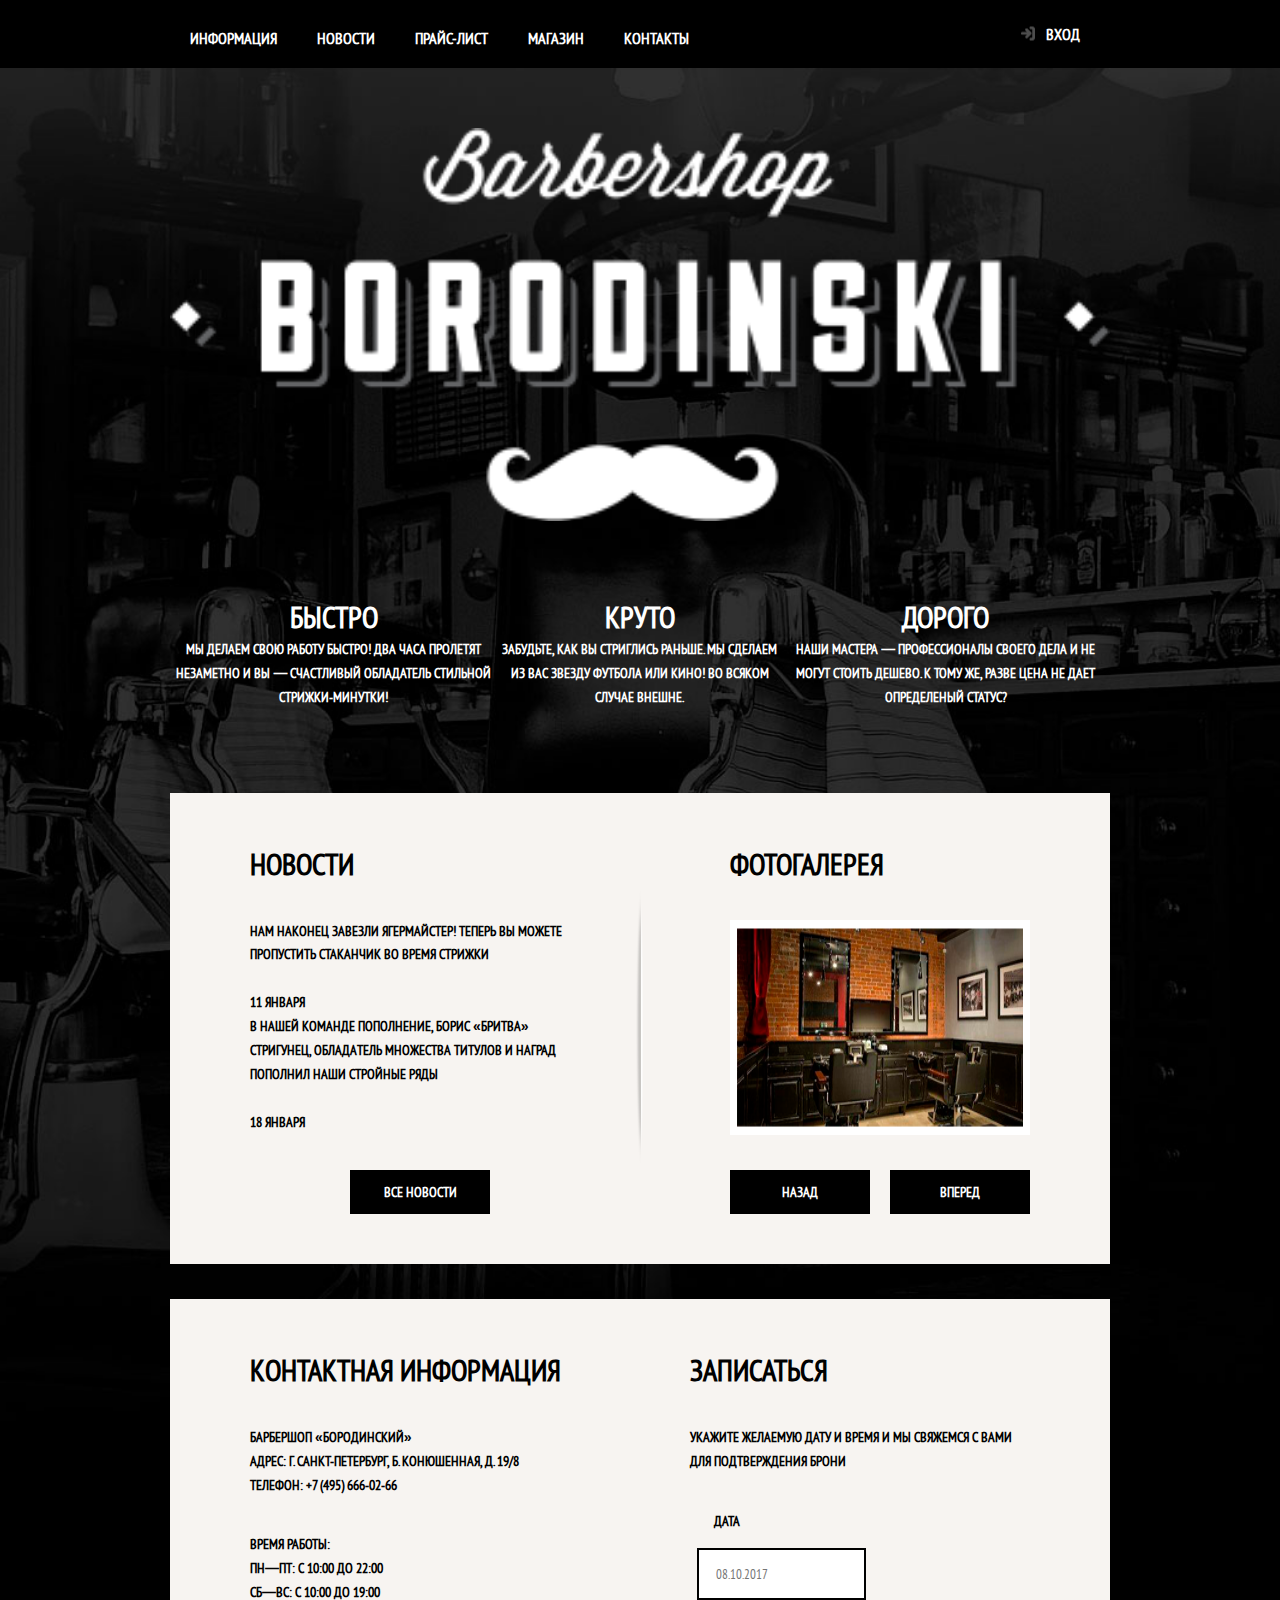
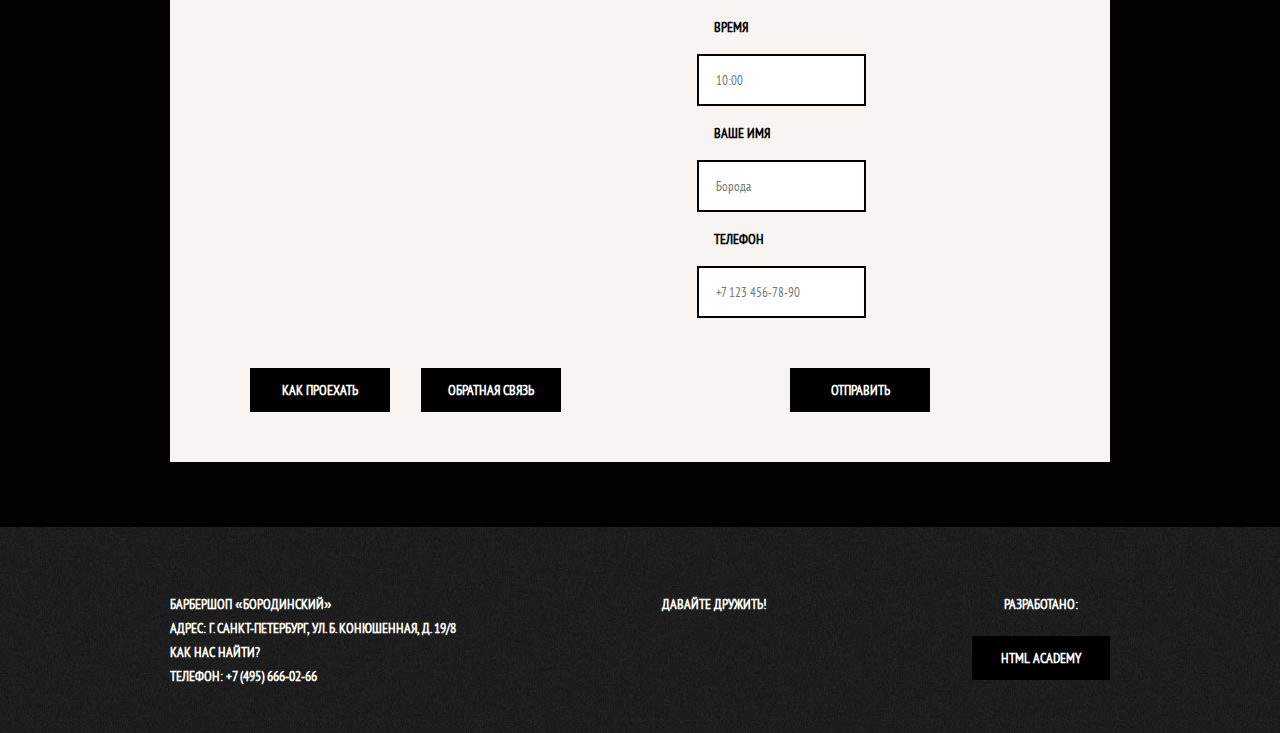
<file: index.html>
<!DOCTYPE html>
<html lang="ru">
  <head>
    <meta charset="UTF-8" />
    <meta name="viewport" content="width=device-width, initial-scale=1.0" />
    <link rel="stylesheet" href="https://i.icomoon.io/public/temp/ae95257a6f/UntitledProject/style-svg.css">
    <script defer src="https://i.icomoon.io/public/temp/ae95257a6f/UntitledProject/svgxuse.js"></script>
    <link rel="stylesheet" href="css/style.css" />
    <title>Barbershop</title>
  </head>
  <body>
    <div class="wrapper">
      <!--header-start-->
      <header class="header">
        <div class="container">
          <div class="burger-menu">

              <a href="#" class="burger-menu__button">
               <span class="burger-menu__lines"></span>
              </a>
             
              <nav class="burger-menu__nav">
               <a href="#section-1" class="burger-menu__link">ИНФОРМАЦИЯ</a>
               <a href="#section-2" class="burger-menu__link">НОВОСТИ</a>
               <a href="price.html" class="burger-menu__link">ПРАЙС-ЛИСТ</a>
               <a href="barbershop_shop.html" class="burger-menu__link">МАГАЗИН</a>
               <a href="#section-5" class="burger-menu__link">КОНТАКТЫ</a>
               <a href="#section-6" class="burger-menu__link">ВХОД</a>
              </nav>
              <div class="burger-menu__overlay"></div>
             </div>
          <div class="header__nav"> 
            <ul class="nav__menu">
              <li class="nav__item" id="section-1"><a href="#">ИНФОРМАЦИЯ</a></li>
              <li class="nav__item" id="section-2"><a href="#">НОВОСТИ</a></li>
              <li class="nav__item" id="section-3"><a href="price.html" target="_blank">ПРАЙС-ЛИСТ</a></li>
              <li class="nav__item" id="section-4"><a href="barbershop_shop.html" target="_blank">МАГАЗИН</a></li>
              <li class="nav__item" id="section-5"><a href="#">КОНТАКТЫ</a></li>
            </ul>
            <div class="nav__exit" id="section-6"><a href="#">ВХОД</a></div>
            
          </div>
        </div>
        
      </header>
      <!--header-end-->

      <!--content-start-->
      <section class="content">
        <div class="container">
          <div class="intro">
            <div class="intro__logo">
              <img src="img/index-logo.png" alt="" />
            </div>
            <div class="intro__content">
              <div class="intro__items">
                <h3 class="intro__title">БЫСТРО</h3>
                <p class="intro__text">
                  МЫ ДЕЛАЕМ СВОЮ РАБОТУ БЫСТРО! ДВА ЧАСА ПРОЛЕТЯТ НЕЗАМЕТНО И ВЫ
                  — СЧАСТЛИВЫЙ ОБЛАДАТЕЛЬ СТИЛЬНОЙ СТРИЖКИ-МИНУТКИ!
                </p>
              </div>
              <div class="intro__items intro__items--mod">
                <h3 class="intro__title">КРУТО</h3>
                <p class="intro__text">
                  ЗАБУДЬТЕ, КАК ВЫ СТРИГЛИСЬ РАНЬШЕ. МЫ СДЕЛАЕМ ИЗ ВАС ЗВЕЗДУ
                  ФУТБОЛА ИЛИ КИНО! ВО ВСЯКОМ СЛУЧАЕ ВНЕШНЕ.
                </p>
              </div>
              <div class="intro__items">
                <h3 class="intro__title">ДОРОГО</h3>
                <p class="intro__text">
                  НАШИ МАСТЕРА — ПРОФЕССИОНАЛЫ СВОЕГО ДЕЛА И НЕ МОГУТ СТОИТЬ
                  ДЕШЕВО. К ТОМУ ЖЕ, РАЗВЕ ЦЕНА НЕ ДАЕТ ОПРЕДЕЛЕНЫЙ СТАТУС?
                </p>
              </div>
            </div>
          </div>
            <div class="content__cards">
                <img class='cards__line' src="/img/content/cards/line.png" alt="">
                    <div class="cards__news cards__body">
                        <h3 class="cards__title">НОВОСТИ</h3>
                        <div class="cards__text">
                        <p> НАМ НАКОНЕЦ ЗАВЕЗЛИ ЯГЕРМАЙСТЕР! ТЕПЕРЬ ВЫ МОЖЕТЕ ПРОПУСТИТЬ
                        СТАКАНЧИК ВО ВРЕМЯ СТРИЖКИ</p> <br> 11 января
                        <p>В НАШЕЙ КОМАНДЕ ПОПОЛНЕНИЕ, БОРИС «БРИТВА» СТРИГУНЕЦ, ОБЛАДAТЕЛЬ МНОЖЕСТВА ТИТУЛОВ И НАГРАД ПОПОЛНИЛ НАШИ СТРОЙНЫЕ РЯДЫ</p> 
                        <br> 18 января 
                        </div>
                        <div class="news__btn--wrapper">
                        <button class="news__btn btn">ВСЕ НОВОСТИ</button>
                        </div>
                    </div>
                
                
                    <div class="cards__photogalery cards__body">
                        <h3 class="cards__title">ФОТОГАЛЕРЕЯ</h3>
                        <img class="photogalery__img" src="img/content/Layer 21.png" alt="">
                        <div class="photogalery__btn">
                          <div class="btn__wrapper">
                            <button class="btn__prew btn">НАЗАД</button>
                            <button class="btn__next btn">ВПЕРЕД</button>
                         </div>
                        </div>
                    </div>
              </div>
            
            <div class="content__cards">
              
              <div class="cards__contacts cards__body">
                <h3 class="cards__title">КОНТАКТНАЯ ИНФОРМАЦИЯ</h3>
                <div class="cards__text">
                    <p class="cards__text--margin-bottom">БАРБЕРШОП «БОРОДИНСКИЙ» <br>
                    АДРЕС: Г. САНКТ-ПЕТЕРБУРГ, Б. КОНЮШЕННАЯ, Д. 19/8 <br>
                    ТЕЛЕФОН: +7 (495) 666-02-66</p>
                    <p>ВРЕМЯ РАБОТЫ: <br>
                        ПН—ПТ: С 10:00 ДО 22:00 <br>
                        СБ—ВС: С 10:00 ДО 19:00</p>    
                </div>
                <div class="contacts__btn">
                   <div class="btn__wrapper">
                        <button class="btn__prew btn">КАК ПРОЕХАТЬ</button>
                        <button class="btn__next btn">ОБРАТНАЯ СВЯЗЬ</button>
                    </div>
                  </div>
              </div>
              <div class="cards-form__form cards__body">
                <h3 class="cards__title">ЗАПИСАТЬСЯ</h3>
                <p class="cards__text">УКАЖИТЕ ЖЕЛАЕМУЮ ДАТУ И ВРЕМЯ И МЫ СВЯЖЕМСЯ С ВАМИ ДЛЯ ПОДТВЕРЖДЕНИЯ БРОНИ</p>
                <form action="#" class="form">
                  <label for="" class="form__inner">
                    <div class="form__title">ДАТА</div>
                    <input id="" class="form__text" type="" placeholder="08.10.2017" />
                  </label>
                  <label for="" class="form__inner">
                    <div class="form__title">ВРЕМЯ</div>
                    <input id="" class="form__text" type="" placeholder="10:00" />
                  </label>
                  <label for="" class="form__inner">
                    <div class="form__title">ВАШЕ ИМЯ</div>
                    <input id="" class="form__text" type="" placeholder="Борода" />
                  </label>
                  <label for="" class="form__inner">
                    <div class="form__title">ТЕЛЕФОН</div>
                    <input id="" class="form__text" type="" placeholder="+7 123 456-78-90" />
                  </label>
                  <div class="form__btn--inner"><button class="form__btn btn">ОТПРАВИТЬ</button></div>
                </form>
              </div>
            </div>
          </div>
        </div>
      </section>
      <!--content-end-->

      <!--footer-start-->
      <footer class="footer">
        <div class="container">
          <div class="footer__wrapper">
          <div class="footer__adres">
            <p class="adres__item">БАРБЕРШОП «БОРОДИНСКИЙ»</p> <br>
            <p class="adres__item">АДРЕС: Г. САНКТ-ПЕТЕРБУРГ, УЛ. Б. КОНЮШЕННАЯ, Д. 19/8</p> <br>
            <p class="adres__item">КАК НАС НАЙТИ?</p> <br>
            <p class="adres__item">ТЕЛЕФОН: +7 (495) 666-02-66</p>
            
          </div>
          <div class="footer__social">
            <p class="social__title">ДАВАЙТЕ ДРУЖИТЬ!</p>
            <div class="social__icon">
            <svg class="icon icon-vk"><use xlink:href="#icon-vk"></use></svg>
            <svg class="icon icon-facebook2"><use xlink:href="#icon-facebook2"></use></svg>
            <svg class="icon icon-vimeo2"><use xlink:href="#icon-vimeo2"></use></svg>
            </div>
          </div>
          <div class="footer__author">
            <p class="footer__copyright">РАЗРАБОТАНО:</p>
            <p class="footer__name-autor">html  academy</p>
          </div>
          </div>
        </div>
      </footer>
      <!--footer-end-->
    </div>
    
    <script src="https://code.jquery.com/jquery-3.3.1.min.js"></script>
    <script src="js/main.js"></script>
  </body>
</html>
</file>
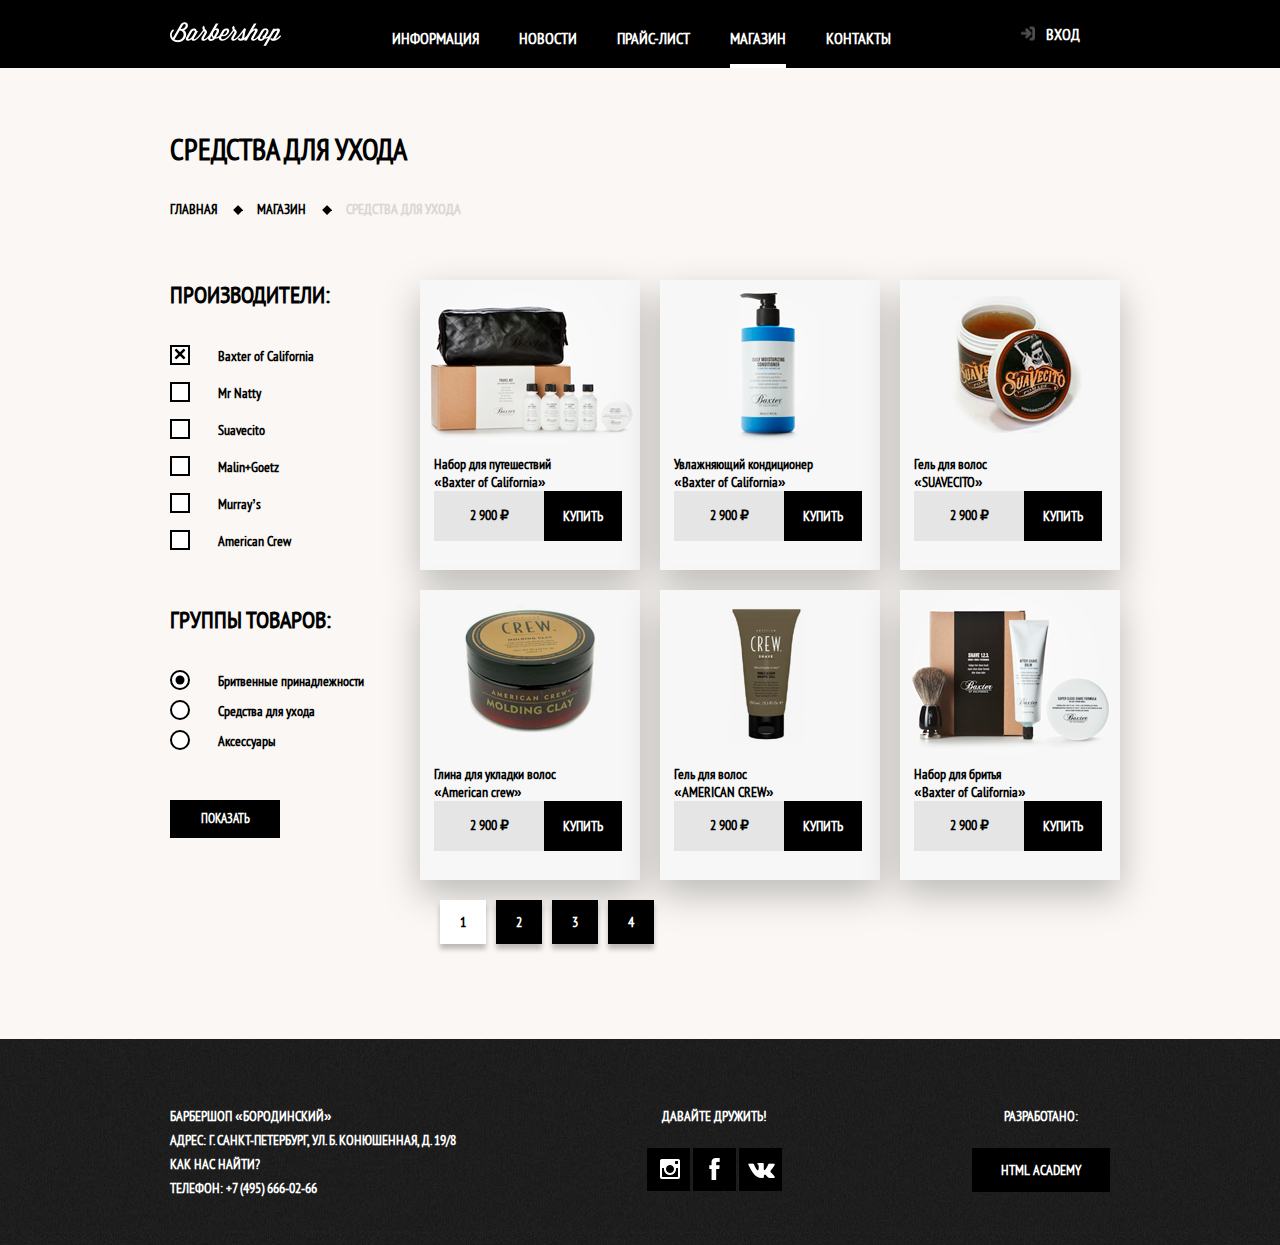
<file: barbershop_shop.html>
<!DOCTYPE html>
<html lang="ru">
  <head>
    <meta charset="UTF-8" />
    <meta name="viewport" content="width=device-width, initial-scale=1.0" />
    <link
      rel="stylesheet"
      href="https://i.icomoon.io/public/temp/ae95257a6f/UntitledProject/style-svg.css"
    />
    <script
      defer
      src="https://i.icomoon.io/public/temp/ae95257a6f/UntitledProject/svgxuse.js"
    ></script>
    <link rel="stylesheet" href="css/style.css" />
    <title>Barbershop-shop</title>
  </head>
  <body>
    <div class="wrapper">
      <!--header-start-->
      <header class="header">
        <div class="container">
          <div class="burger-menu">

            <a href="#" class="burger-menu__button burger-menu__button--top">
             <span class="burger-menu__lines"></span>
            </a>
           
            <nav class="burger-menu__nav">
             <a href="index.html" class="burger-menu__link">Главная</a>
             <a href="#section-2" class="burger-menu__link">НОВОСТИ</a>
             <a href="price.html" class="burger-menu__link">ПРАЙС-ЛИСТ</a>
             <a href="barbershop_shop.html" class="burger-menu__link">МАГАЗИН</a>
             <a href="#section-5" class="burger-menu__link">КОНТАКТЫ</a>
             <a href="#section-6" class="burger-menu__link">ВХОД</a>
            </nav>
            <div class="burger-menu__overlay"></div>
           </div>
          <div class="header__nav">
            <div class="header__logo">
              <img src="img/shop/header/logo.png" alt="logo" />
            </div>
            <ul class="nav__menu">
              <li class="nav__item">
                <a href="#" target="_blank">ИНФОРМАЦИЯ</a>
              </li>
              <li class="nav__item"><a href="#" target="_blank">НОВОСТИ</a></li>
              <li class="nav__item">
                <a href="price.html" target="_blank">ПРАЙС-ЛИСТ</a>
              </li>
              <li class="nav__item">
                <a href="barbershop_shop.html" target="_blank"
                  ><span class="nav__item--hold">МАГАЗИН</span></a
                >
              </li>
              <li class="nav__item">
                <a href="#" target="_blank">КОНТАКТЫ</a>
              </li>
            </ul>
            <div class="nav__exit"><a href="#">ВХОД</a></div>
          </div>
        </div>
      </header>
      <!--header-end-->

      <!--shop-start-->
      <div class="shop">
        <div class="container">
          <div class="shop__title"><h1>СРЕДСТВА ДЛЯ УХОДА</h1></div>
          <ul class="shop__nav">
            <li class="shop__nav-item"><a href="index.html">ГЛАВНАЯ</a></li>
            <li class="shop__nav-item">МАГАЗИН</li>
            <li class="shop__nav-item shop__nav-item--active">
              СРЕДСТВА ДЛЯ УХОДА
            </li>
          </ul>
          <div class="shop__content">
            <form class="shop__sidebar">
              <div class="widget__body">
                <div class="widget__title"><h3>ПРОИЗВОДИТЕЛИ:</h3></div>
                <label class="checkbox">
                  <input
                    type="checkbox"
                    checked
                    class="checkbox__real"
                    name="w1"
                  />
                  <span class="checkbox__fake"></span>
                  <span class="checkbox__title">Baxter of California</span>
                </label>
                <label class="checkbox">
                  <input type="checkbox" class="checkbox__real" name="w1" />
                  <span class="checkbox__fake"></span>
                  <span class="checkbox__title">Mr Natty</span>
                </label>
                <label class="checkbox">
                  <input type="checkbox" class="checkbox__real" name="w1" />
                  <span class="checkbox__fake"></span>
                  <span class="checkbox__title">Suavecito</span>
                </label>
                <label class="checkbox">
                  <input type="checkbox" class="checkbox__real" name="w1" />
                  <span class="checkbox__fake"></span>
                  <span class="checkbox__title">Malin+Goetz</span>
                </label>
                <label class="checkbox">
                  <input type="checkbox" class="checkbox__real" name="w1" />
                  <span class="checkbox__fake"></span>
                  <span class="checkbox__title">Murray’s</span>
                </label>
                <label class="checkbox">
                  <input type="checkbox" class="checkbox__real" name="w1" />
                  <span class="checkbox__fake"></span>
                  <span class="checkbox__title">American Crew</span>
                </label>
              </div>

              <div class="widget__body">
                <div class="widget__title"><h3>ГРУППЫ ТОВАРОВ:</h3></div>

                <label class="radio">
                  <input type="radio" checked class="radio__real" name="w1" />
                  <span class="radio__fake"></span>
                  <span class="radio__title"> Бритвенные принадлежности </span>
                </label>
                <label class="radio">
                  <input type="radio" class="radio__real" name="w1" />
                  <span class="radio__fake"></span>
                  <span class="radio__title">Средства для ухода</span>
                </label>
                <label class="radio">
                  <input type="radio" class="radio__real" name="w1" />
                  <span class="radio__fake"></span>
                  <span class="radio__title">Аксессуары</span>
                </label>
              </div>
              <button type="reset" class="btn radio__btn">Показать</button>
            </form>
            <div class="shop__wrapper">
              <div class="shop__menu">
                <a href="item-1.html" >
                  <div class="menu__cards">
                    <div class="card__img">
                      <img src="img/shop/cards/item-1.png" alt="" />
                    </div>
                    <div class="cards__inner">
                      <p class="card__text">Набор для путешествий</p>
                      <p class="card__text">«Baxter of California»</p>
                      <div class="price__wrapper">
                        <span class="card__price">2 900 ₽</span>
                        <button class="card__btn btn">купить</button>
                      </div>
                      
                    </div>
                  </div>
                </a>
                <a href="item-1.html"
                  ><div class="menu__cards">
                    <div class="card__img">
                      <img src="img/shop/cards/item-2.png" alt="" />
                    </div>
                    <div class="cards__inner">
                      <p class="card__text">Увлажняющий кондиционер</p>
                      <p class="card__text">«Baxter of California»</p>
                      <div class="price__wrapper">
                        <span class="card__price">2 900 ₽</span>
                        <button class="card__btn btn">купить</button>
                      </div>
                      
                    </div>
                  </div>
                </a>
                <a href="item-1.html"
                  ><div class="menu__cards">
                    <div class="card__img">
                      <img src="img/shop/cards/item-3.png" alt="" />
                    </div>
                    <div class="cards__inner">
                      <p class="card__text">Гель для волос</p>
                      <p class="card__text">«SUAVECITO»</p>
                      <div class="price__wrapper">
                        <span class="card__price">2 900 ₽</span>
                        <button class="card__btn btn">купить</button>
                      </div>
                    </div>
                  </div>
                </a>
                <a href="item-1.html"
                  ><div class="menu__cards">
                    <div class="card__img">
                      <img src="img/shop/cards/item-4.png" alt="" />
                    </div>
                    <div class="cards__inner">
                      <p class="card__text">Глина для укладки волос</p>
                      <p class="card__text">«American crew»</p>
                      <div class="price__wrapper">
                        <span class="card__price">2 900 ₽</span>
                        <button class="card__btn btn">купить</button>
                      </div>
                    </div>
                  </div>
                </a>
                <a href="item-1.html"
                  ><div class="menu__cards">
                    <div class="card__img">
                      <img src="img/shop/cards/item-5.png" alt="" />
                    </div>
                    <div class="cards__inner">
                      <p class="card__text">Гель для волос</p>
                      <p class="card__text">«AMERICAN CREW»</p>
                      <div class="price__wrapper">
                        <span class="card__price">2 900 ₽</span>
                        <button class="card__btn btn">купить</button>
                      </div>
                    </div>
                  </div>
                </a>
                <a href="item-1.html"
                  ><div class="menu__cards">
                    <div class="card__img">
                      <img src="img/shop/cards/item-6.png" alt="" />
                    </div>
                    <div class="cards__inner">
                      <p class="card__text">Набор для бритья</p>
                      <p class="card__text">«Baxter of California»</p>
                      <div class="price__wrapper">
                        <span class="card__price">2 900 ₽</span>
                        <button class="card__btn btn">купить</button>
                      </div>
                    </div>
                  </div>
                </a>

              </div>
              <div class="pagination">
                  <button class="pagination__btn btn btn--active">1</button>
                  <button class="pagination__btn btn">2</button>
                  <button class="pagination__btn btn">3</button>
                  <button class="pagination__btn btn">4</button>
                </div>
                
            </div>
          </div>
        </div>
      </div>
      <!--shop-end-->

      <!--footer-start-->
      <footer class="footer">
        <div class="container">
          <div class="footer__wrapper">
            <div class="footer__adres">
              <p class="adres__item">БАРБЕРШОП «БОРОДИНСКИЙ»</p>
              <br />
              <p class="adres__item">
                АДРЕС: Г. САНКТ-ПЕТЕРБУРГ, УЛ. Б. КОНЮШЕННАЯ, Д. 19/8
              </p>
              <br />
              <p class="adres__item">КАК НАС НАЙТИ?</p>
              <br />
              <p class="adres__item">ТЕЛЕФОН: +7 (495) 666-02-66</p>
            </div>
            <div class="footer__social">
              <p class="social__title">ДАВАЙТЕ ДРУЖИТЬ!</p>
              <div class="social__icon">
                <img src="img/footer/social/instagram.png" alt="">
                <img src="img/footer/social/facebook.png" alt="">
                <img src="img/footer/social/vk.png" alt="">
              </div>
            </div>
            <div class="footer__author">
              <p class="footer__copyright">РАЗРАБОТАНО:</p>
              <p class="footer__name-autor">html academy</p>
            </div>
          </div>
        </div>
      </footer>
      <!--footer-end-->
    </div>

    <script src="https://code.jquery.com/jquery-3.3.1.min.js"></script>
    <script src="js/main.js"></script>
  </body>
</html>
</file>
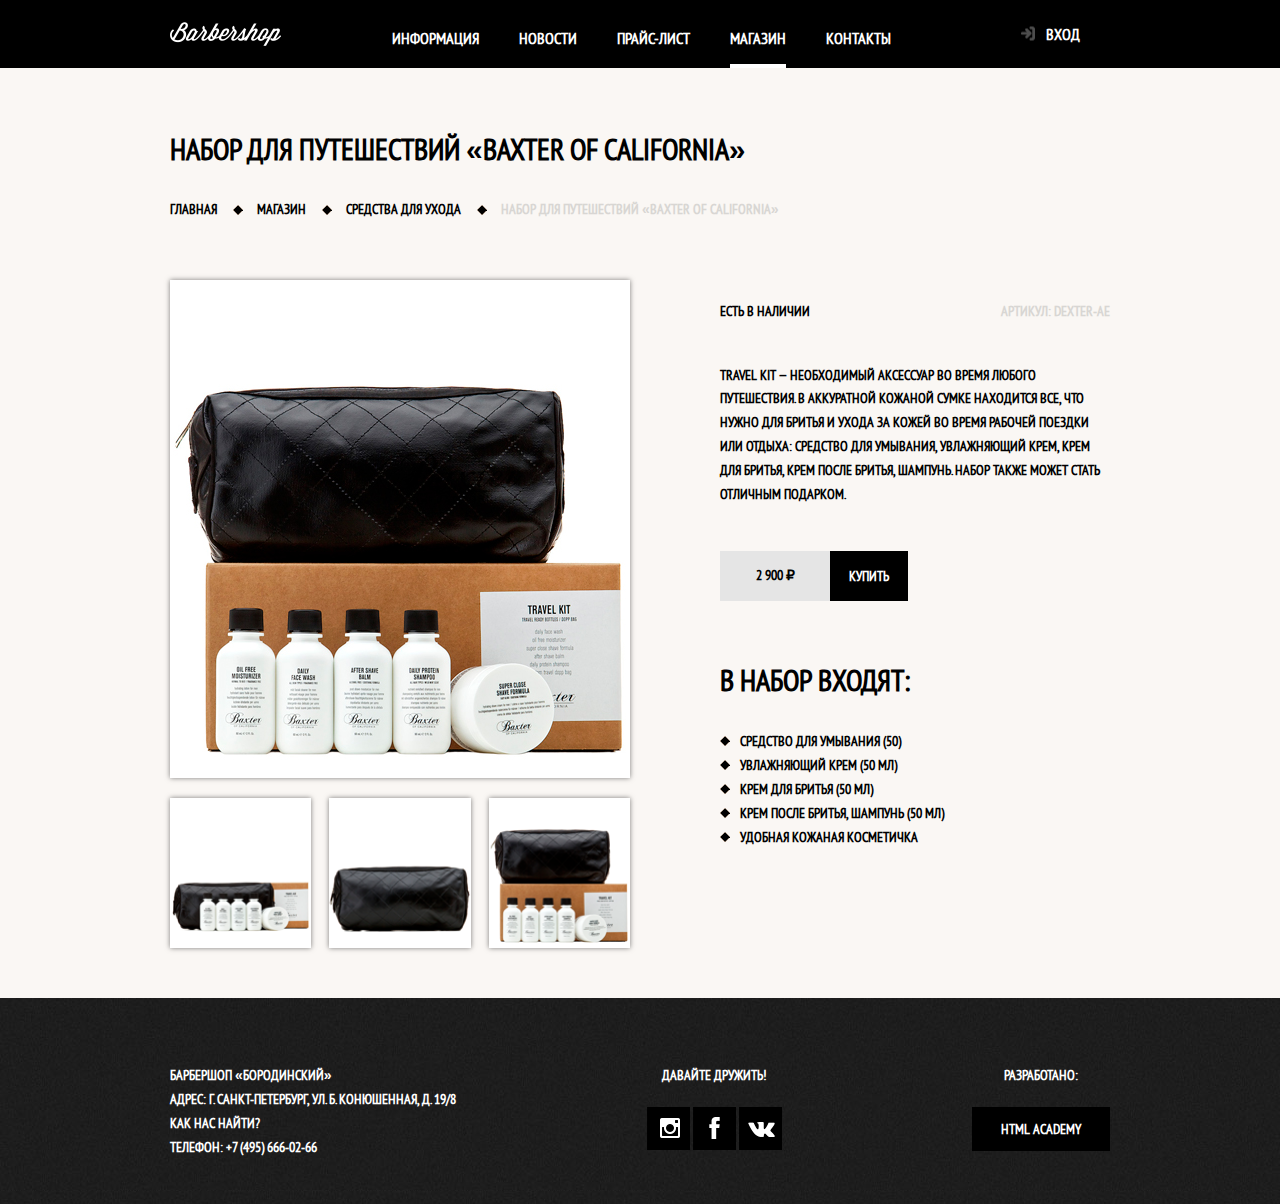
<file: item-1.html>
<!DOCTYPE html>
<html lang="ru">
  <head>
    <meta charset="UTF-8" />
    <meta name="viewport" content="width=device-width, initial-scale=1.0" />
    <link rel="stylesheet" href="https://i.icomoon.io/public/temp/ae95257a6f/UntitledProject/style-svg.css">
    <script defer src="https://i.icomoon.io/public/temp/ae95257a6f/UntitledProject/svgxuse.js"></script>
    <link rel="stylesheet" href="css/style.css" />
    <title>Barbershop-shop</title>
  </head>
  <body>
    <div class="wrapper">
      <!--header-start-->
      <header class="header">
        <div class="container">
          <div class="burger-menu">

            <a href="#" class="burger-menu__button burger-menu__button--top">
             <span class="burger-menu__lines"></span>
            </a>
           
            <nav class="burger-menu__nav">
              <a href="index.html" class="burger-menu__link">Главная</a>
             <a href="#section-2" class="burger-menu__link">НОВОСТИ</a>
             <a href="#section-3" class="burger-menu__link">ПРАЙС-ЛИСТ</a>
             <a href="barbershop_shop.html" class="burger-menu__link">МАГАЗИН</a>
             <a href="#section-5" class="burger-menu__link">КОНТАКТЫ</a>
             <a href="#section-6" class="burger-menu__link">ВХОД</a>
            </nav>
            <div class="burger-menu__overlay"></div>
           </div>
          <div class="header__nav">
            <div class="header__logo">
              <img src="img/shop/header/logo.png" alt="logo" />
            </div>
            <ul class="nav__menu">
              <li class="nav__item"><a href="#" target="_blank">ИНФОРМАЦИЯ</a></li>
              <li class="nav__item"><a href="#" target="_blank">НОВОСТИ</a></li>
              <li class="nav__item"><a href="price.html" target="_blank">ПРАЙС-ЛИСТ</a></li>
              <li class="nav__item">
                <a href="barbershop_shop.html" target="_blank"><span class="nav__item--hold">МАГАЗИН</span></a>
              </li>
              <li class="nav__item"><a href="#" target="_blank">КОНТАКТЫ</a></li>
            </ul>
            <div class="nav__exit"><a href="#">ВХОД</a></div>
          </div>
        </div>
      </header>
      <!--header-end-->

      <div class="items-1">
          <div class="container">
            <div class="shop__title"><h1>набор для путешествий «Baxter of California»</h1></div>
            <ul class="shop__nav">
              <li class="shop__nav-item"><a href="index.html">ГЛАВНАЯ</a></li>
              <li class="shop__nav-item"><a href="#">МАГАЗИН</a></li>
              <li class="shop__nav-item"><a href="barbershop_shop.html">СРЕДСТВА ДЛЯ УХОДА</a></li>
              <li class="shop__nav-item shop__nav-item--active">
                набор для путешествий «Baxter of California»
              </li>
            </ul>

            <div class="items-1__inner">
                <div class="items-1__image">
                    <div class="image__top">
                        <img src="img/shop/items/items-top.jpg" alt="">
                    </div>
                    <div class="image__other">
                        <img  src="img/shop/items/other-1.png" alt="">
                        <img src="img/shop/items/other-2.png" alt="">
                        <img src="img/shop/items/other-3.png" alt="">
                    </div>
                </div>
                <div class="items-1__description">
                    <div class="description__top">
                        <span class="availability">есть в наличии</span>
                        <span class="article">Артикул: dexter-ae</span>
                    </div>
                    
                    <div class="description__text">Travel Kit – необходимый аксессуар во время любого путешествия. В аккуратной кожаной сумке находится все, что нужно для бритья и ухода за кожей во время рабочей поездки или отдыха: средство для умывания, увлажняющий крем, крем для бритья, крем после бритья, шампунь. Набор также может стать отличным подарком.</div>
                    <div class="description__btn">
                        <span class="card__price">2 900 ₽</span>
                        <button class="card__btn btn">купить</button>
                    </div>
                    <div class="equipment">
                        <div class="equipment__title">В набор входят:</div>
                        <div class="equipment__items">
                            <p class="equipment__item">Средство для умывания (50)</p>
                            <p class="equipment__item">Увлажняющий крем (50 мл)</p>
                            <p class="equipment__item">Крем для бритья (50 мл)</p>
                            <p class="equipment__item">Крем после бритья, шампунь (50 мл)</p>
                            <p class="equipment__item">Удобная кожаная косметичка</p>
                        </div>
                    </div>
                    
                </div>
            </div>

          </div>
      </div>

      <!--footer-start-->
      <footer class="footer">
        <div class="container">
          <div class="footer__wrapper">
            <div class="footer__adres">
              <p class="adres__item">БАРБЕРШОП «БОРОДИНСКИЙ»</p>
              <br />
              <p class="adres__item">
                АДРЕС: Г. САНКТ-ПЕТЕРБУРГ, УЛ. Б. КОНЮШЕННАЯ, Д. 19/8
              </p>
              <br />
              <p class="adres__item">КАК НАС НАЙТИ?</p>
              <br />
              <p class="adres__item">ТЕЛЕФОН: +7 (495) 666-02-66</p>
            </div>
            <div class="footer__social">
              <p class="social__title">ДАВАЙТЕ ДРУЖИТЬ!</p>
              <div class="social__icon">
                <img src="img/footer/social/instagram.png" alt="">
                <img src="img/footer/social/facebook.png" alt="">
                <img src="img/footer/social/vk.png" alt="">
              </div>
            </div>
            <div class="footer__author">
              <p class="footer__copyright">РАЗРАБОТАНО:</p>
              <p class="footer__name-autor">html academy</p>
            </div>
          </div>
        </div>
      </footer>
      <!--footer-end-->
    </div>

    <script src="https://code.jquery.com/jquery-3.3.1.min.js"></script>
    <script src="js/main.js"></script>
  </body>
</html>
</file>
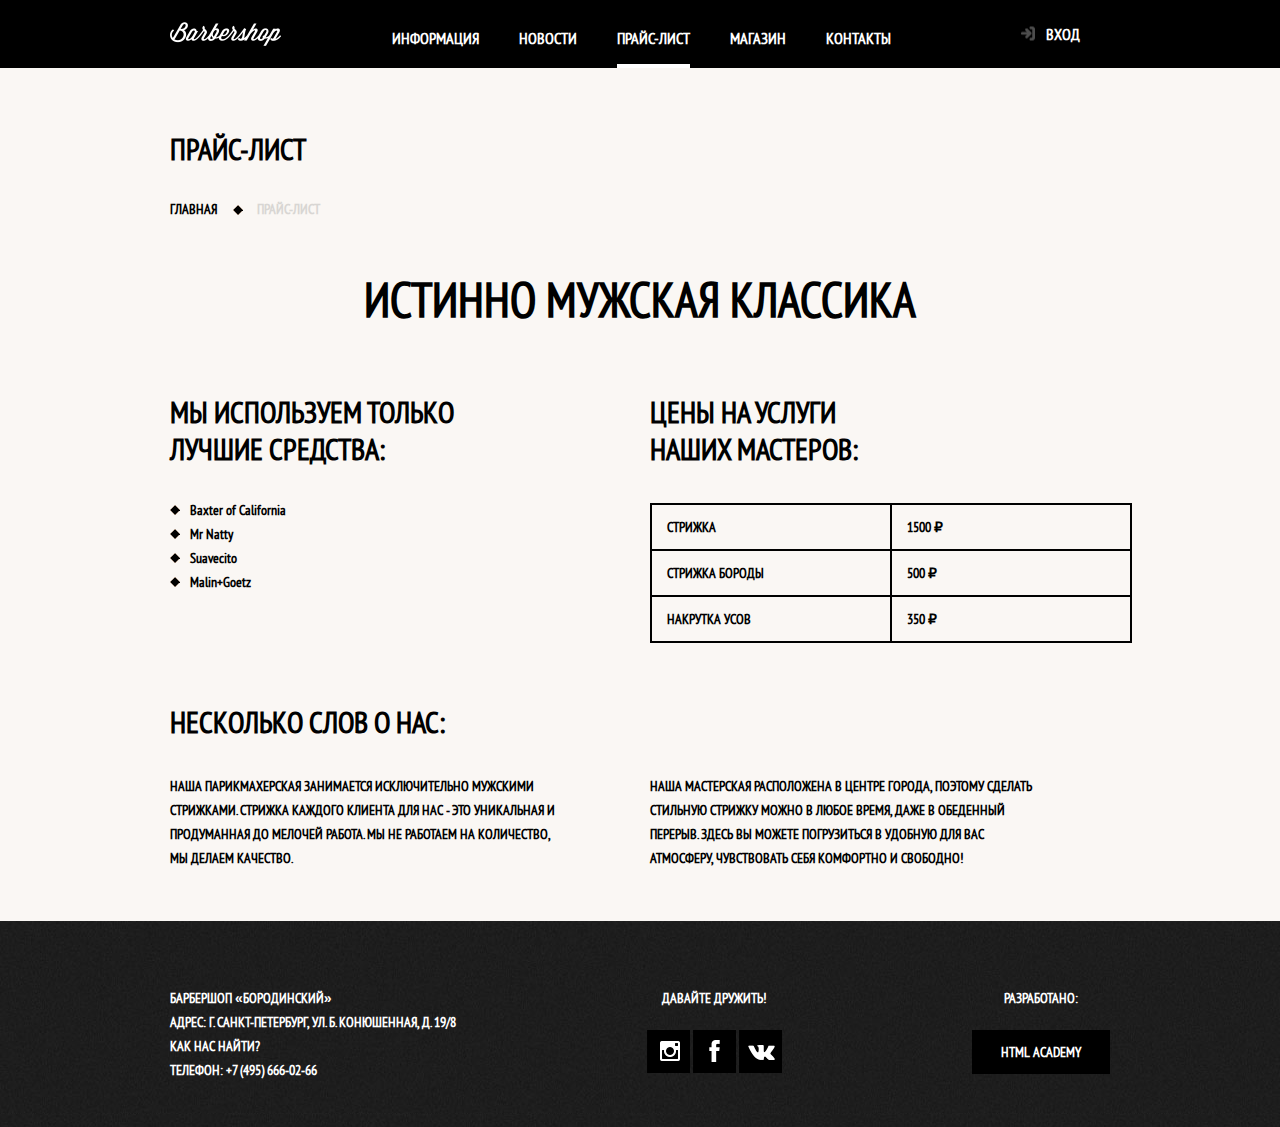
<file: price.html>
<!DOCTYPE html>
<html lang="ru">
  <head>
    <meta charset="UTF-8" />
    <meta name="viewport" content="width=device-width, initial-scale=1.0" />
    <link rel="stylesheet" href="https://i.icomoon.io/public/temp/ae95257a6f/UntitledProject/style-svg.css">
    <script defer src="https://i.icomoon.io/public/temp/ae95257a6f/UntitledProject/svgxuse.js"></script>
    <link rel="stylesheet" href="css/style.css" />
    <title>Price-list</title>
  </head>
  <body>
    <div class="wrapper">
      <!--header-start-->
      <header class="header">
        <div class="container">
          <div class="burger-menu">

            <a href="#" class="burger-menu__button burger-menu__button--top">
             <span class="burger-menu__lines"></span>
            </a>
           
            <nav class="burger-menu__nav">
              <a href="index.html" class="burger-menu__link">Главная</a>
             <a href="#section-2" class="burger-menu__link">НОВОСТИ</a>
             <a href="#section-3" class="burger-menu__link">ПРАЙС-ЛИСТ</a>
             <a href="barbershop_shop.html" class="burger-menu__link">МАГАЗИН</a>
             <a href="#section-5" class="burger-menu__link">КОНТАКТЫ</a>
             <a href="#section-6" class="burger-menu__link">ВХОД</a>
            </nav>
            <div class="burger-menu__overlay"></div>
           </div>
          <div class="header__nav">
            <div class="header__logo">
              <img src="img/shop/header/logo.png" alt="logo" />
            </div>
            <ul class="nav__menu">
                <li class="nav__item"><a href="#" target="_blank">ИНФОРМАЦИЯ</a></li>
                <li class="nav__item"><a href="#" target="_blank">НОВОСТИ</a></li>

                <li class="nav__item">
                  <a  href="price.html" target="_blank"><span class="nav__item--hold">Прайс-лист</span></a>
                </li>

                <li class="nav__item"><a href="barbershop_shop.html" target="_blank">Магазин</a></li>

                

                <li class="nav__item"><a href="#" target="_blank">КОНТАКТЫ</a></li>
            </ul>
            <div class="nav__exit"><a href="#">ВХОД</a></div>
          </div>
        </div>
      </header>
      <!--header-end-->

        <div class="items-1">
            <div class="container">
                <div class="shop__title"><h1>ПРАЙС-ЛИСТ</h1></div>
                <ul class="shop__nav">
                <li class="shop__nav-item"><a href="index.html">ГЛАВНАЯ</a></li>
                
                <li class="shop__nav-item shop__nav-item--active">
                    Прайс-лист
                </li>
                </ul>
                <section class="price">
                    <div class="price__title">ИСТИННО МУЖСКАЯ КЛАССИКА</div>
                    <div class="price__inner">
                        <div class="price__left">
                            <div class="price__resources">
                                <h3 class="equipment__title">МЫ ИСПОЛЬЗУЕМ ТОЛЬКО  ЛУЧШИЕ СРЕДСТВА:</h3>
                                
                                <ul class="equipment__items">
                                    <li class="equipment__item">Baxter of California</li>
                                    <li class="equipment__item">Mr Natty</li>
                                    <li class="equipment__item">Suavecito</li>
                                    <li class="equipment__item">Malin+Goetz</li>
                                    </ul>
                            </div>
                            
                        </div>        
                        <div class="price__right">
                            <div class="price__services">
                                <h3 class="equipment__title">ЦЕНЫ НА УСЛУГИ <br> НАШИХ МАСТЕРОВ:</h3>
                                    <table class="price__tabl">
                                        <tr class="tabl__row">
                                          <td class="tabl__col">СТРИЖКА</td>
                                          <td class="tabl__col">1500 ₽</td>
                                        </tr>
                                        <tr class="tabl__row">
                                            <td class="tabl__col">СТРИЖКА БОРОДЫ</td>
                                            <td class="tabl__col">500 ₽</td>
                                          </tr>
                                          <tr class="tabl__row">
                                            <td class="tabl__col">НАКРУТКА УСОВ</td>
                                            <td class="tabl__col">350 ₽</td>
                                          </tr>
                                    </table>
                                    
                            </div>
                        </div>
                        
                    </div>
                    <div class="price__about">
                                    <h3 class="equipment__title">НЕСКОЛЬКО СЛОВ О НАС:</h3>
                                    <div class="price__wrapper">
                                    <p class="price__text">Наша парикмахерская занимается исключительно мужскими стрижками. Стрижка каждого клиента для нас - это уникальная и продуманная до мелочей работа. Мы не работаем на количество, мы делаем качество.</p>
                                    <p class="price__text">
                                        Наша мастерская расположена в центре города, поэтому сделать стильную стрижку можно в любое время, даже в обеденный перерыв. Здесь вы можете погрузиться в удобную для вас атмосферу, чувствовать себя комфортно и свободно!
                                    </p>
                                </div>
                                    
                            </div>
                    

                </section>
            </div>
        </div>
            

      <!--footer-start-->
      <footer class="footer">
        <div class="container">
          <div class="footer__wrapper">
            <div class="footer__adres">
              <p class="adres__item">БАРБЕРШОП «БОРОДИНСКИЙ»</p>
              <br />
              <p class="adres__item">
                АДРЕС: Г. САНКТ-ПЕТЕРБУРГ, УЛ. Б. КОНЮШЕННАЯ, Д. 19/8
              </p>
              <br />
              <p class="adres__item">КАК НАС НАЙТИ?</p>
              <br />
              <p class="adres__item">ТЕЛЕФОН: +7 (495) 666-02-66</p>
            </div>
            <div class="footer__social">
              <p class="social__title">ДАВАЙТЕ ДРУЖИТЬ!</p>
              <div class="social__icon">
                <img src="img/footer/social/instagram.png" alt="">
                <img src="img/footer/social/facebook.png" alt="">
                <img src="img/footer/social/vk.png" alt="">
              </div>
            </div>
            <div class="footer__author">
              <p class="footer__copyright">РАЗРАБОТАНО:</p>
              <p class="footer__name-autor">html academy</p>
            </div>
          </div>
        </div>
      </footer>
      <!--footer-end-->
    </div>

    <script src="https://code.jquery.com/jquery-3.3.1.min.js"></script>
    <script src="js/main.js"></script>
  </body>
</html>
</file>
<file: css/style.css>
@charset "UTF-8";
/*Обнуление*/
* {
  padding: 0;
  margin: 0;
  border: 0;
}

*, *:before, *:after {
  -webkit-box-sizing: border-box;
  box-sizing: border-box;
}

:focus, :active {
  outline: none;
}

a:focus, a:active {
  outline: none;
}

nav, footer, header, aside {
  display: block;
}

html, body {
  height: 100%;
  width: 100%;
  font-size: 100%;
  line-height: 1;
  font-size: 14px;
  -ms-text-size-adjust: 100%;
  -moz-text-size-adjust: 100%;
  -webkit-text-size-adjust: 100%;
}

input, button, textarea {
  font-family: inherit;
}

input::-ms-clear {
  display: none;
}

button {
  cursor: pointer;
}

button::-moz-focus-inner {
  padding: 0;
  border: 0;
}

a, a:visited {
  text-decoration: none;
}

a:hover {
  text-decoration: none;
}

ul li {
  list-style: none;
}

img {
  vertical-align: top;
}

h1, h2, h3, h4, h5, h6 {
  font-size: inherit;
  font-weight: inherit;
}

/*--------------------*/
@font-face {
  font-family: 'PTsans';
  src: url("../fonts/web/ptsansnarrow.woff2") format("woff2"), url("../fonts/web/ptsansnarrow.woff") format("woff");
  font-weight: normal;
  font-style: normal;
}

body {
  font-family: 'PTsans',sans-serif;
}

a {
  color: #000000;
}

.wrapper {
  display: -webkit-box;
  display: -ms-flexbox;
  display: flex;
  -webkit-box-orient: vertical;
  -webkit-box-direction: normal;
      -ms-flex-direction: column;
          flex-direction: column;
}

.header {
  background-color: #000000;
}

.header__nav {
  display: -webkit-box;
  display: -ms-flexbox;
  display: flex;
  -webkit-box-pack: justify;
      -ms-flex-pack: justify;
          justify-content: space-between;
  font-weight: 700;
  color: #ffffff;
  font-size: 16px;
  line-height: 1.25;
}

@media (max-width: 768px) {
  .header__nav {
    padding: 28px 0 20px 0;
  }
}

.header__logo {
  display: -webkit-box;
  display: -ms-flexbox;
  display: flex;
  -webkit-box-align: center;
      -ms-flex-align: center;
          align-items: center;
}

.container {
  max-width: 970px;
  padding: 0 15px;
  margin: 0 auto;
}

.nav__menu {
  display: -webkit-box;
  display: -ms-flexbox;
  display: flex;
}

@media (max-width: 768px) {
  .nav__menu {
    display: none;
  }
}

.nav__item a {
  color: #fff;
}

.nav__item--hold {
  border-bottom: 4px solid #fff;
  padding-bottom: 16px;
}

.nav__item {
  white-space: nowrap;
  background-color: #000000;
  padding: 28px 20px 20px 20px;
  color: #fff;
  text-transform: uppercase;
}

.nav__item:hover {
  background-color: #222121;
}

.nav__exit {
  display: -webkit-box;
  display: -ms-flexbox;
  display: flex;
  -webkit-box-align: center;
      -ms-flex-align: center;
          align-items: center;
  padding-left: 45px;
  padding-right: 30px;
  position: relative;
  background-color: #000000;
}

@media (max-width: 768px) {
  .nav__exit {
    display: none;
  }
}

.nav__exit a {
  color: #fff;
}

.nav__exit:hover {
  background-color: #222121;
}

.nav__exit::before {
  content: '';
  position: absolute;
  width: 15px;
  height: 15px;
  background: url(../img/header/icon-exit.png) 0 0 no-repeat;
  left: 20px;
  top: 50%;
  -webkit-transform: translate(0, -50%);
      -ms-transform: translate(0, -50%);
          transform: translate(0, -50%);
}

.nav__exit:hover::before {
  content: '';
  position: absolute;
  width: 15px;
  height: 15px;
  background: url(../img/header/icon-exit.png) 0 0 no-repeat;
  left: 20px;
  top: 50%;
  -webkit-transform: translate(0, -50%);
      -ms-transform: translate(0, -50%);
          transform: translate(0, -50%);
}

.icon__exit {
  position: absolute;
  left: 0;
  top: 0;
}

@media (min-width: 768px) {
  .burger-menu {
    display: none;
  }
}

.burger-menu__button {
  position: fixed;
  top: 5px;
  right: 15px;
  z-index: 30;
  width: 40px;
  height: 40px;
  border-radius: 50%;
  -webkit-transition: 0.4s;
  -o-transition: 0.4s;
  transition: 0.4s;
}

.burger-menu__button--top {
  top: 15px;
}

.burger-menu__button:hover .burger-menu__lines {
  -webkit-filter: brightness(0.7);
          filter: brightness(0.7);
}

.burger-menu__lines,
.burger-menu__lines::after,
.burger-menu__lines::before {
  position: absolute;
  width: 40px;
  height: 6px;
  background-color: #663d15;
}

.burger-menu__lines {
  top: 50%;
  left: 50%;
  -webkit-transform: translate(-50%, -50%);
      -ms-transform: translate(-50%, -50%);
          transform: translate(-50%, -50%);
}

.burger-menu__lines::before {
  content: "";
  top: -12px;
}

.burger-menu__lines::after {
  content: "";
  top: 12px;
}

.burger-menu_active .burger-menu__button,
.burger-menu_active .burger-menu__lines {
  background-color: transparent;
}

.burger-menu_active .burger-menu__lines::before {
  top: 0;
  -webkit-transform: rotate(45deg);
      -ms-transform: rotate(45deg);
          transform: rotate(45deg);
}

.burger-menu_active .burger-menu__lines::after {
  top: 0;
  -webkit-transform: rotate(-45deg);
      -ms-transform: rotate(-45deg);
          transform: rotate(-45deg);
}

.burger-menu__nav {
  padding-top: 60px;
  position: fixed;
  z-index: 20;
  display: -webkit-box;
  display: -ms-flexbox;
  display: flex;
  -webkit-box-orient: vertical;
  -webkit-box-direction: normal;
      -ms-flex-flow: column;
          flex-flow: column;
  width: 100%;
  height: 100%;
  background-color: #a77849;
  overflow-y: auto;
  right: -100%;
  -webkit-transition: 0.5s;
  -o-transition: 0.5s;
  transition: 0.5s;
}

.burger-menu_active .burger-menu__nav {
  right: 0;
}

.burger-menu__link {
  padding: 30px;
  font-family: sans-serif;
  font-size: 32px;
  text-decoration: none;
  text-transform: uppercase;
  letter-spacing: 5px;
  font-weight: bold;
  color: #fff;
  text-align: center;
}

.burger-menu__link :hover {
  -webkit-filter: brightness(0.7);
          filter: brightness(0.7);
}

.burger-menu__overlay {
  display: none;
  position: fixed;
  top: 0;
  left: 0;
  width: 100vw;
  height: 100vh;
  z-index: 10;
}

.burger-menu_active .burger-menu__overlay {
  display: block;
}

.content {
  padding: 60px 0 65px 0;
  background: url(../img/Layer.jpg);
  background-position: center;
  background-size: cover;
}

.content__cards {
  display: -webkit-box;
  display: -ms-flexbox;
  display: flex;
  padding: 50px 80px;
  background-color: #f7f4f1;
}

@media (max-width: 890px) {
  .content__cards {
    padding: 25px 40px;
  }
}

.content__cards + .content__cards {
  margin-top: 35px;
}

.intro__logo {
  display: -webkit-box;
  display: -ms-flexbox;
  display: flex;
  -webkit-box-pack: center;
      -ms-flex-pack: center;
          justify-content: center;
  -webkit-box-align: center;
      -ms-flex-align: center;
          align-items: center;
  margin-bottom: 75px;
}

.intro__logo img {
  width: 100%;
}

.intro__items {
  display: -webkit-box;
  display: -ms-flexbox;
  display: flex;
  -webkit-box-orient: vertical;
  -webkit-box-direction: normal;
      -ms-flex-direction: column;
          flex-direction: column;
  font-weight: 700;
  text-align: center;
  color: #fff;
}

.intro__title {
  font-size: 30px;
  line-height: 1.4;
}

@media (max-width: 568px) {
  .intro__title {
    font-size: 20px;
  }
}

.intro__text {
  font-size: 14px;
  line-height: 1.71;
  -webkit-box-flex: 1;
      -ms-flex: 1 1 auto;
          flex: 1 1 auto;
}

.intro__content {
  display: -webkit-box;
  display: -ms-flexbox;
  display: flex;
  -webkit-box-pack: center;
      -ms-flex-pack: center;
          justify-content: center;
  margin-bottom: 83px;
}

.btn {
  display: inline-block;
  padding: 10px 20px;
  font-size: 14px;
  line-height: 24px;
  font-weight: 700;
  background-color: #000000;
  color: #fff;
  text-transform: uppercase;
}

@media (max-width: 568px) {
  .btn {
    font-size: 12px;
  }
}

.btn:hover {
  background-color: #663d15;
}

.btn--active {
  background-color: #fff;
  color: #000000;
}

.btn--active:hover {
  background-color: transparent;
}

.content__cards {
  position: relative;
  display: -webkit-box;
  display: -ms-flexbox;
  display: flex;
  -webkit-box-pack: justify;
      -ms-flex-pack: justify;
          justify-content: space-between;
}

@media (max-width: 890px) {
  .content__cards {
    -webkit-box-orient: vertical;
    -webkit-box-direction: normal;
        -ms-flex-direction: column;
            flex-direction: column;
    -webkit-box-align: center;
        -ms-flex-align: center;
            align-items: center;
  }
}

.cards__line {
  position: absolute;
  top: 50%;
  left: 50%;
  -webkit-transform: translate(-50%, -50%);
      -ms-transform: translate(-50%, -50%);
          transform: translate(-50%, -50%);
}

@media (max-width: 920px) {
  .cards__line {
    display: none;
  }
}

.cards__title {
  font-size: 30px;
  font-weight: 700;
  margin-bottom: 35px;
  line-height: 1.4;
  text-transform: uppercase;
  color: #000000;
}

@media (max-width: 890px) {
  .cards__title {
    text-align: center;
  }
}

.cards__text {
  -webkit-box-flex: 1;
      -ms-flex: 1 1 auto;
          flex: 1 1 auto;
  margin-bottom: 35px;
  font-size: 14px;
  line-height: 1.71;
  font-weight: 700;
  text-transform: uppercase;
  color: #000000;
}

.cards__text--margin-bottom {
  margin-bottom: 35px;
}

@media (max-width: 890px) {
  .cards__body + .cards__body {
    margin-top: 50px;
  }
}

.cards__body {
  display: -webkit-box;
  display: -ms-flexbox;
  display: flex;
  -webkit-box-orient: vertical;
  -webkit-box-direction: normal;
      -ms-flex-direction: column;
          flex-direction: column;
  max-width: 340px;
}

@media (max-width: 890px) {
  .cards__body {
    max-width: 100%;
  }
}

.cards__news {
  position: relative;
}

@media (max-width: 860px) {
  .cards__news ::after {
    content: '';
    position: absolute;
    width: 100%;
    height: 2px;
    background-color: #000;
    bottom: -30px;
    left: 50%;
    -webkit-transform: translate(-50%, 50%);
        -ms-transform: translate(-50%, 50%);
            transform: translate(-50%, 50%);
  }
}

.news__btn {
  min-width: 140px;
}

.news__btn--wrapper {
  display: -webkit-box;
  display: -ms-flexbox;
  display: flex;
  -webkit-box-pack: center;
      -ms-flex-pack: center;
          justify-content: center;
}

.photogalery__img {
  -webkit-box-flex: 1;
      -ms-flex: 1 1 auto;
          flex: 1 1 auto;
  margin-bottom: 35px;
}

.photogalery__btn {
  min-width: 140px;
}

@media (max-width: 568px) {
  .photogalery__btn {
    min-width: 120px;
  }
}

.btn__prew {
  min-width: 140px;
}

@media (max-width: 568px) {
  .btn__prew {
    min-width: 120px;
  }
}

.btn__prew + .btn__next {
  margin-left: 10px;
}

.btn__next {
  min-width: 140px;
}

@media (max-width: 568px) {
  .btn__next {
    min-width: 120px;
  }
}

.btn__wrapper {
  display: -webkit-box;
  display: -ms-flexbox;
  display: flex;
  -webkit-box-pack: justify;
      -ms-flex-pack: justify;
          justify-content: space-between;
}

.contacts__btn {
  min-width: 140px;
}

.cards-form {
  display: -webkit-box;
  display: -ms-flexbox;
  display: flex;
}

.cards-form__form {
  position: relative;
}

@media (max-width: 860px) {
  .cards-form__form ::after {
    content: '';
    position: absolute;
    width: 100%;
    height: 2px;
    background-color: #000;
    top: -25px;
    left: 50%;
    -webkit-transform: translate(-50%, 50%);
        -ms-transform: translate(-50%, 50%);
            transform: translate(-50%, 50%);
  }
}

.cards-form__text {
  -webkit-box-flex: 1;
      -ms-flex: 1 1 auto;
          flex: 1 1 auto;
}

.form {
  -webkit-box-flex: 1;
      -ms-flex: 1 1 auto;
          flex: 1 1 auto;
}

@media (max-width: 426px) {
  .form {
    display: -webkit-box;
    display: -ms-flexbox;
    display: flex;
    -webkit-box-orient: vertical;
    -webkit-box-direction: normal;
        -ms-flex-direction: column;
            flex-direction: column;
    -webkit-box-align: center;
        -ms-flex-align: center;
            align-items: center;
  }
}

.form__inner {
  display: inline-block;
  margin-left: 7px;
}

.form__title {
  font-family: 'PTsans',sans-serif;
  font-size: 14px;
  line-height: 24px;
  font-weight: 700;
  margin-left: 17px;
  margin-bottom: 15px;
}

.form__text {
  border: 2px solid black;
  padding: 15px 17px;
  min-width: 140px;
  min-height: 40px;
  margin-bottom: 15px;
}

.form__text:focus {
  border: 2px solid #663d15;
}

.form__btn--inner {
  display: -webkit-box;
  display: -ms-flexbox;
  display: flex;
  -webkit-box-pack: center;
      -ms-flex-pack: center;
          justify-content: center;
}

.form__btn {
  min-width: 140px;
  margin-top: 35px;
}

.footer {
  background: url(../img/footer/background-footer.jpg);
}

.footer__wrapper {
  display: -webkit-box;
  display: -ms-flexbox;
  display: flex;
  -webkit-box-pack: justify;
      -ms-flex-pack: justify;
          justify-content: space-between;
  font-size: 14px;
  line-height: 24px;
  font-weight: 700;
  color: #fff;
  text-transform: uppercase;
  padding: 65px 0 45px 0;
}

@media (max-width: 495px) {
  .footer__wrapper {
    -webkit-box-orient: vertical;
    -webkit-box-direction: normal;
        -ms-flex-direction: column;
            flex-direction: column;
    -webkit-box-pack: center;
        -ms-flex-pack: center;
            justify-content: center;
  }
}

@media (max-width: 495px) {
  .footer__adres {
    display: -webkit-box;
    display: -ms-flexbox;
    display: flex;
    -webkit-box-orient: vertical;
    -webkit-box-direction: normal;
        -ms-flex-direction: column;
            flex-direction: column;
    -webkit-box-align: center;
        -ms-flex-align: center;
            align-items: center;
    margin-bottom: 20px;
  }
}

@media (max-width: 768px) {
  .footer__social {
    display: -webkit-box;
    display: -ms-flexbox;
    display: flex;
    -webkit-box-orient: vertical;
    -webkit-box-direction: normal;
        -ms-flex-direction: column;
            flex-direction: column;
    -webkit-box-align: center;
        -ms-flex-align: center;
            align-items: center;
  }
}

.footer__author {
  display: -webkit-box;
  display: -ms-flexbox;
  display: flex;
  -webkit-box-orient: vertical;
  -webkit-box-direction: normal;
      -ms-flex-direction: column;
          flex-direction: column;
  -webkit-box-align: center;
      -ms-flex-align: center;
          align-items: center;
}

.footer__copyright {
  text-align: center;
  margin-bottom: 20px;
}

.footer__name-autor {
  padding: 10px 29px;
  background-color: #000;
}

@media (max-width: 495px) {
  .footer__name-autor {
    display: inline-block;
    max-width: 200px;
    text-align: center;
  }
}

.footer__name-autor:hover {
  background-color: #fff;
  color: #000;
}

.social__title {
  text-align: center;
  margin-bottom: 20px;
}

.social__items {
  z-index: 1;
  width: 45px;
  height: 45px;
  color: #000;
}

.social__items + .social__items {
  margin-left: 6px;
}

.adres {
  display: -webkit-box;
  display: -ms-flexbox;
  display: flex;
  -webkit-box-orient: vertical;
  -webkit-box-direction: normal;
      -ms-flex-direction: column;
          flex-direction: column;
}

.adres__item {
  display: inline-block;
  position: relative;
}

.adres__item::after {
  content: '';
  display: inline;
  position: absolute;
  background-color: #fff;
  height: 2px;
  width: 100%;
  bottom: 3px;
  left: 0;
  opacity: 0;
}

.adres__item:hover:after {
  opacity: 1;
}

.shop {
  background-color: #faf7f4;
  padding: 60px 0 45px 0;
}

.shop__title {
  font-size: 30px;
  line-height: 1.4;
  font-weight: 700;
  text-transform: uppercase;
  margin-bottom: 30px;
}

.shop__nav {
  display: -webkit-box;
  display: -ms-flexbox;
  display: flex;
  -webkit-box-pack: start;
      -ms-flex-pack: start;
          justify-content: start;
  -webkit-box-align: center;
      -ms-flex-align: center;
          align-items: center;
}

.shop__nav-item {
  position: relative;
  font-size: 14px;
  line-height: 1.42;
  font-weight: 700;
  text-transform: uppercase;
}

@media (max-width: 630px) {
  .shop__nav-item {
    font-size: 8px;
  }
}

.shop__nav-item a {
  color: black;
}

.shop__nav-item + .shop__nav-item::before {
  content: '';
  position: absolute;
  width: 10px;
  height: 10px;
  top: 50%;
  left: -24px;
  background: url(../img/shop/items/dots.svg) 0 0 no-repeat;
  -webkit-transform: translate(0, -50%);
      -ms-transform: translate(0, -50%);
          transform: translate(0, -50%);
}

.shop__nav-item + .shop__nav-item a {
  color: black;
}

.shop__nav-item + .shop__nav-item {
  margin-left: 40px;
}

.shop__nav-item--active {
  color: #d8d6d3;
}

.shop__content {
  display: -webkit-box;
  display: -ms-flexbox;
  display: flex;
  -webkit-box-pack: justify;
      -ms-flex-pack: justify;
          justify-content: space-between;
  margin-top: 60px;
}

.shop__sidebar {
  min-width: 260px;
}

@media (max-width: 768px) {
  .shop__sidebar {
    -webkit-transform: translateX(-100%);
        -ms-transform: translateX(-100%);
            transform: translateX(-100%);
    display: none;
  }
}

.shop__wrapper {
  display: -webkit-box;
  display: -ms-flexbox;
  display: flex;
  -webkit-box-orient: vertical;
  -webkit-box-direction: normal;
      -ms-flex-direction: column;
          flex-direction: column;
  -webkit-box-align: left;
      -ms-flex-align: left;
          align-items: left;
}

@media (max-width: 768px) {
  .shop__wrapper {
    -webkit-box-align: center;
        -ms-flex-align: center;
            align-items: center;
  }
}

.widget__title {
  font-size: 24px;
  line-height: 1.25;
  font-weight: 700;
  margin-bottom: 35px;
}

.widget__body + .widget__body {
  margin-top: 55px;
}

.checkbox {
  display: block;
}

.checkbox + .checkbox {
  margin-top: 17px;
}

.checkbox__real {
  width: 1px;
  height: 1px;
  position: absolute;
  opacity: 0;
  -webkit-appearance: none;
  -moz-appearance: none;
  appearance: none;
}

.checkbox__real:checked + .checkbox__fake::before {
  content: '';
  position: absolute;
  left: 2px;
  top: 1px;
  width: 12px;
  height: 12px;
  background: url(../img/shop/widget/cross.png) 0 0 no-repeat;
}

.checkbox__fake {
  position: relative;
  display: inline-block;
  width: 20px;
  height: 20px;
  background-color: #fff;
  border: 2px solid #000;
  vertical-align: bottom;
}

.checkbox__title {
  font-size: 14px;
  line-height: 1.3;
  padding-left: 25px;
  font-weight: 700;
  vertical-align: text-top;
}

.checkbox__title:hover {
  color: #663d15;
}

.radio {
  display: block;
}

.radio + .radio {
  margin-top: 10px;
}

.radio__real {
  width: 1px;
  height: 1px;
  position: absolute;
  opacity: 0;
  -webkit-appearance: none;
  -moz-appearance: none;
  appearance: none;
}

.radio__real:checked ~ .radio__title {
  font-weight: 700;
}

.radio__real:checked + .radio__fake::before {
  content: '';
  position: absolute;
  left: 50%;
  top: 50%;
  border-radius: 50%;
  width: 9px;
  height: 9px;
  background-color: black;
  -webkit-transform: translate(-50%, -50%);
  -ms-transform: translate(-50%, -50%);
  transform: translate(-50%, -50%);
}

.radio__fake {
  position: relative;
  display: inline-block;
  width: 20px;
  height: 20px;
  background-color: #fff;
  border: 2px solid #000;
  border-radius: 50%;
  vertical-align: bottom;
}

.radio__title {
  font-size: 14px;
  line-height: 1.3;
  padding-left: 25px;
  font-weight: 700;
  vertical-align: text-top;
}

.radio__title:hover {
  color: #663d15;
}

.radio__btn {
  min-width: 110px;
  margin-top: 50px;
  font-size: 13px;
  font-weight: 700;
  line-height: 1.4;
  text-transform: uppercase;
}

.shop {
  background-color: #faf7f4;
}

.shop__menu {
  display: -webkit-box;
  display: -ms-flexbox;
  display: flex;
  -ms-flex-wrap: wrap;
      flex-wrap: wrap;
  margin: 0 -20px;
}

@media (max-width: 768px) {
  .shop__menu {
    -webkit-box-pack: center;
        -ms-flex-pack: center;
            justify-content: center;
    margin: 0;
  }
}

.menu__cards {
  display: -webkit-box;
  display: -ms-flexbox;
  display: flex;
  -webkit-box-orient: vertical;
  -webkit-box-direction: normal;
      -ms-flex-direction: column;
          flex-direction: column;
  background-color: #f7f7f7;
  -webkit-box-shadow: 0 14px 35px rgba(0, 0, 0, 0.25);
          box-shadow: 0 14px 35px rgba(0, 0, 0, 0.25);
  width: 220px;
  height: 290px;
  margin: 0 10px 20px 10px;
}

.card__img {
  display: block;
  -o-object-fit: cover;
     object-fit: cover;
  width: 100%;
  height: auto;
}

.card__text {
  font-size: 14px;
  line-height: 18px;
  font-weight: 700;
}

.card__text + .card__price {
  margin-top: 17px;
}

.card__price {
  display: inline-block;
  min-width: 110px;
  font-size: 14px;
  font-weight: 700;
  line-height: 17px;
  text-transform: uppercase;
  text-align: center;
  padding: 16px 0;
  background-color: #e5e5e5;
}

.card__btn {
  padding: 16px 0;
  line-height: 18px;
  display: inline-block;
  min-width: 78px;
}

.cards__inner {
  padding: 10px 14px;
}

.pagination {
  margin-left: 10px;
  margin-bottom: 50px;
}

.pagination__btn {
  -webkit-box-shadow: 0 5px 5px rgba(0, 0, 0, 0.25);
          box-shadow: 0 5px 5px rgba(0, 0, 0, 0.25);
}

.pagination__btn + .pagination__btn {
  margin-left: 7px;
}

.items-1 {
  padding: 60px 0 50px 0;
  background-color: #faf7f4;
}

.items-1__inner {
  display: -webkit-box;
  display: -ms-flexbox;
  display: flex;
  margin-top: 60px;
  text-transform: uppercase;
  font-weight: 700;
}

@media (max-width: 768px) {
  .items-1__inner {
    -webkit-box-orient: vertical;
    -webkit-box-direction: normal;
        -ms-flex-direction: column;
            flex-direction: column;
  }
}

.items-1__image {
  margin-right: 90px;
}

@media (max-width: 768px) {
  .items-1__image {
    margin-right: 0;
  }
}

.image__top img {
  -webkit-box-shadow: 0 0px 5px rgba(0, 0, 0, 0.5);
          box-shadow: 0 0px 5px rgba(0, 0, 0, 0.5);
}

@media (max-width: 768px) {
  .image__top img {
    width: 100%;
  }
}

.image__other {
  display: -webkit-box;
  display: -ms-flexbox;
  display: flex;
  -ms-flex-wrap: nowrap;
      flex-wrap: nowrap;
  margin-top: 20px;
}

@media (max-width: 490px) {
  .image__other {
    display: none;
  }
}

.image__other img + img {
  margin-left: 18px;
}

.image__other img {
  -webkit-box-shadow: 0 0px 5px rgba(0, 0, 0, 0.5);
          box-shadow: 0 0px 5px rgba(0, 0, 0, 0.5);
  display: block;
  width: 100%;
}

.article {
  color: #d8d6d3;
}

.description__top {
  display: -webkit-box;
  display: -ms-flexbox;
  display: flex;
  -webkit-box-pack: justify;
      -ms-flex-pack: justify;
          justify-content: space-between;
  margin-top: 20px;
  font-size: 14px;
  line-height: 1.7;
}

.description__text {
  margin-top: 40px;
  margin-bottom: 45px;
  font-size: 14px;
  line-height: 1.7;
}

.description__btn {
  margin-bottom: 60px;
  display: -webkit-box;
  display: -ms-flexbox;
  display: flex;
}

.equipment__title {
  max-width: 290px;
  margin-bottom: 35px;
  font-size: 30px;
  line-height: 1.25;
}

.equipment__text {
  max-width: 390px;
  font-size: 14px;
  line-height: 1.7;
  text-transform: uppercase;
  font-weight: 700;
}

.equipment__item {
  padding-left: 20px;
  position: relative;
  font-size: 14px;
  font-weight: 700;
}

.equipment__item::after {
  content: '';
  position: absolute;
  width: 10px;
  height: 10px;
  top: 50%;
  left: 0;
  background: url(../img/shop/items/dots.svg) 0 0 no-repeat;
  -webkit-transform: translate(0, -50%);
      -ms-transform: translate(0, -50%);
          transform: translate(0, -50%);
}

.equipment__item + .equipment__item {
  margin-top: 10px;
}

.price {
  display: -webkit-box;
  display: -ms-flexbox;
  display: flex;
  -webkit-box-orient: vertical;
  -webkit-box-direction: normal;
      -ms-flex-direction: column;
          flex-direction: column;
}

.price__title {
  display: -webkit-box;
  display: -ms-flexbox;
  display: flex;
  -webkit-box-pack: center;
      -ms-flex-pack: center;
          justify-content: center;
  margin-top: 55px;
  margin-bottom: 70px;
  font-weight: 700;
  font-size: 48px;
  line-height: 1;
  text-transform: uppercase;
}

.price__inner {
  display: -webkit-box;
  display: -ms-flexbox;
  display: flex;
  -webkit-box-pack: justify;
      -ms-flex-pack: justify;
          justify-content: space-between;
}

@media (max-width: 768px) {
  .price__inner {
    -webkit-box-orient: vertical;
    -webkit-box-direction: normal;
        -ms-flex-direction: column;
            flex-direction: column;
  }
}

.price__inner__wrapper {
  display: -webkit-box;
  display: -ms-flexbox;
  display: flex;
}

.price__resources + .price__about {
  margin-top: 60px;
}

.price__about {
  margin-top: 60px;
}

.price__right {
  display: -webkit-box;
  display: -ms-flexbox;
  display: flex;
  -webkit-box-orient: vertical;
  -webkit-box-direction: normal;
      -ms-flex-direction: column;
          flex-direction: column;
  max-width: 460px;
}

.price__text {
  max-width: 390px;
  font-size: 14px;
  line-height: 1.7;
  font-weight: 700;
  text-transform: uppercase;
}

.price__wrapper {
  display: -webkit-box;
  display: -ms-flexbox;
  display: flex;
}

.equipment__title {
  font-weight: 700;
}

.price__tabl {
  width: 100%;
  border-spacing: 0px;
  border-bottom: 2px solid #000;
  border-right: 2px solid #000;
  font-size: 14px;
  font-weight: 700;
  text-transform: uppercase;
}

.price__text + .price__text {
  margin-left: 90px;
}

.tabl__col {
  min-width: 240px;
  padding: 15px;
  border: 2px solid black;
  border-bottom: none;
  border-right: none;
}

@media (max-width: 768px) {
  .tabl__col {
    min-width: 0;
  }
}

.icon {
  display: inline-block;
  width: 1em;
  height: 1em;
  stroke-width: 0;
  stroke: currentColor;
  fill: currentColor;
  color: #000;
}

.icon:hover {
  color: #fff;
}

.icon-vk {
  width: 45px;
  height: 45px;
}

.icon-facebook2 {
  width: 45px;
  height: 45px;
}

.icon-vimeo2 {
  width: 45px;
  height: 45px;
}

.icon + .icon {
  margin-left: 8px;
}
</file>
